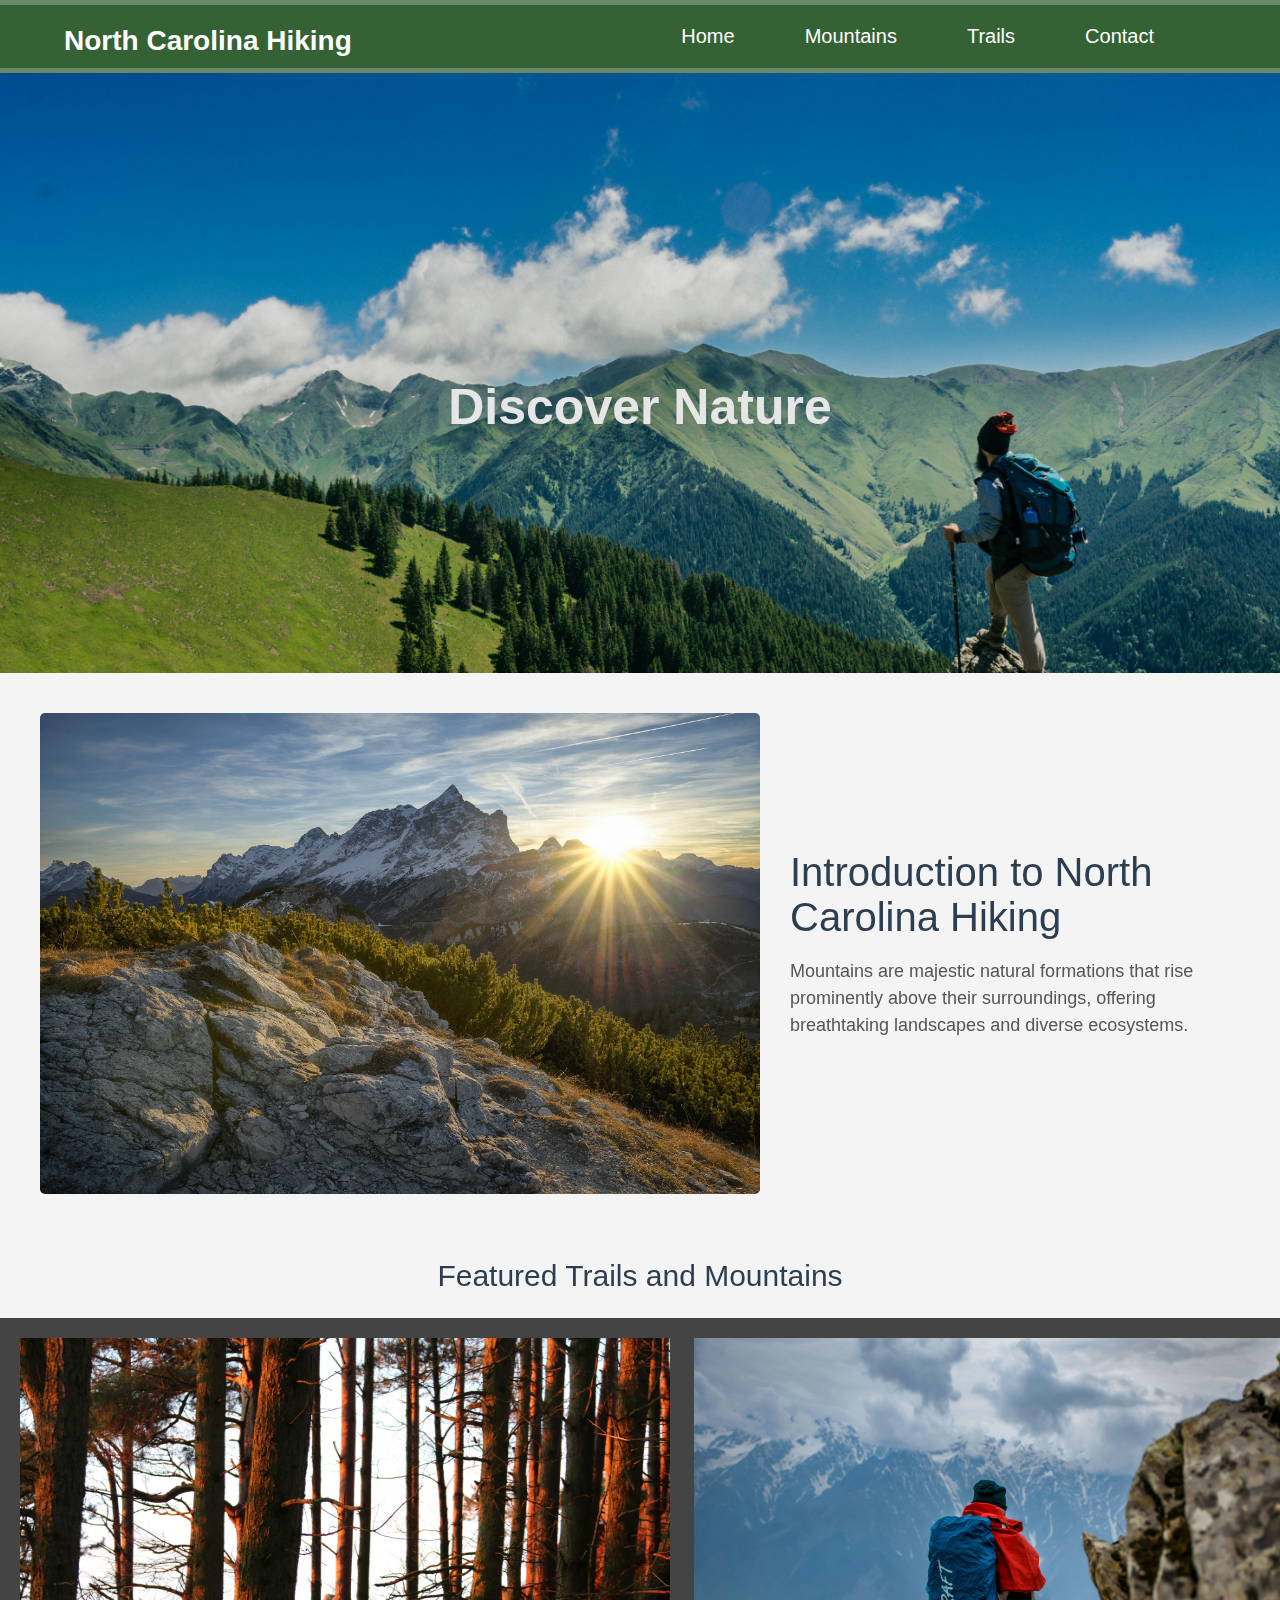
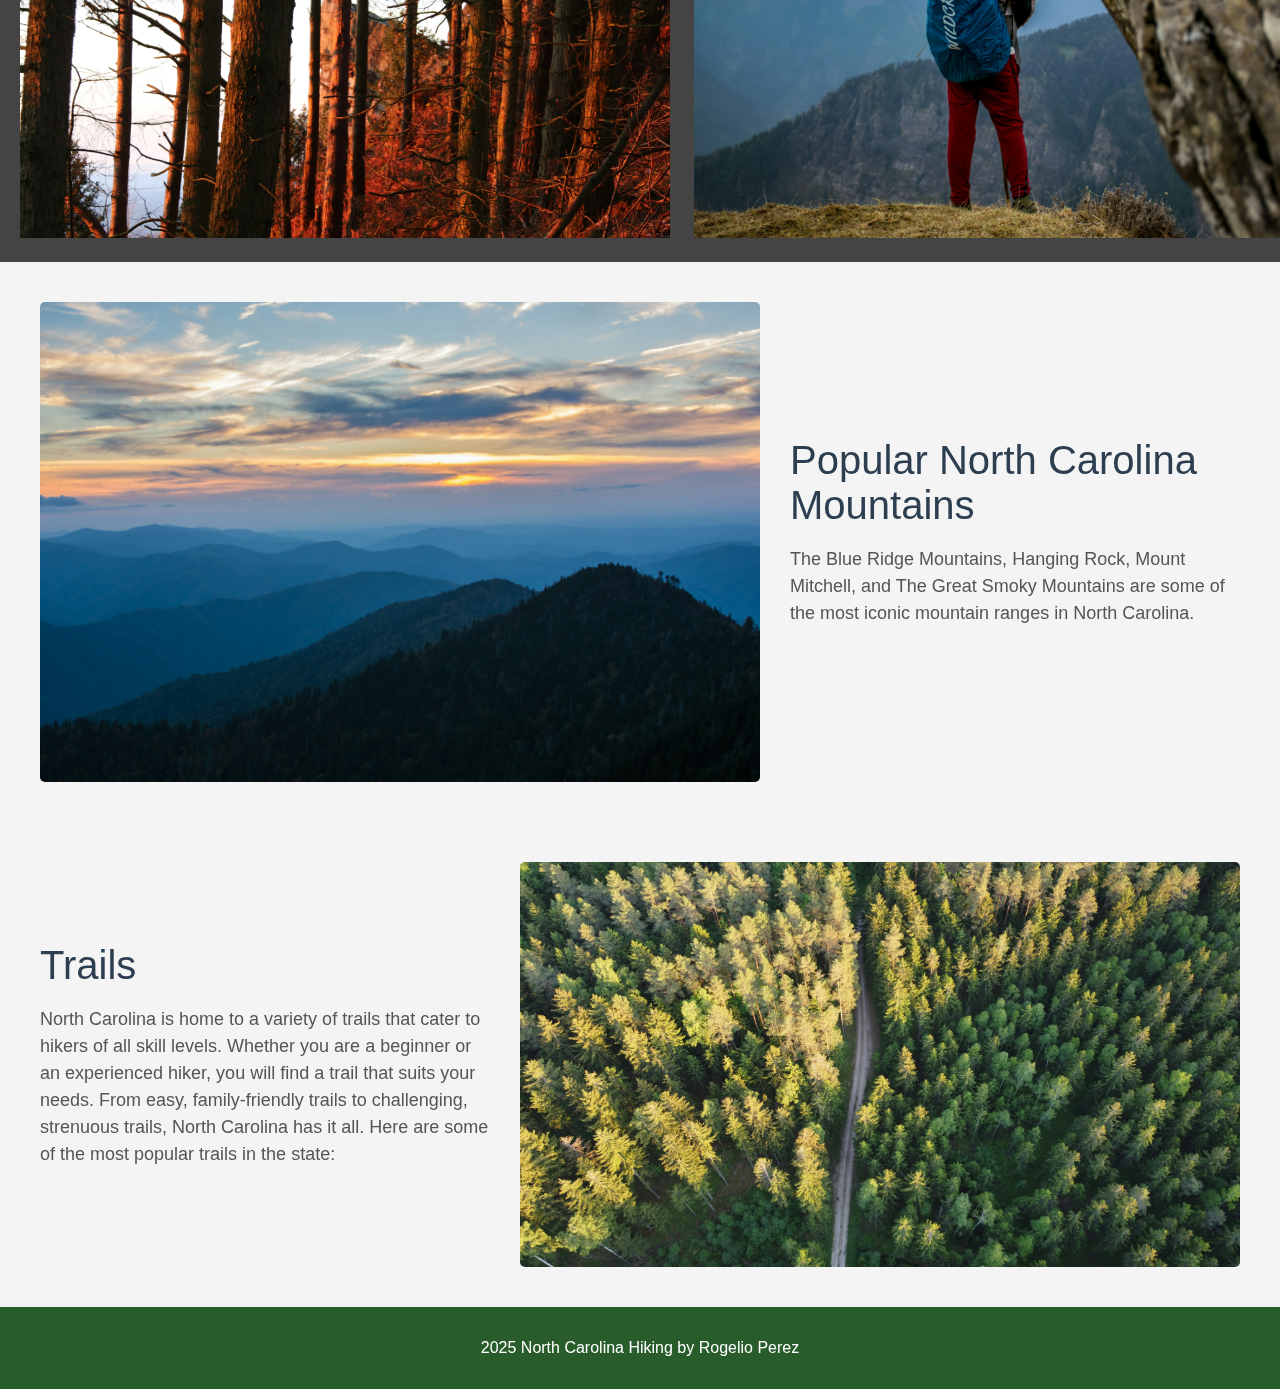
<file: index.html>
<!DOCTYPE html>
<html lang="en">

<head>
    <meta charset="UTF-8">
    <meta name="viewport" content="width=device-width, initial-scale=1.0">
    <title>North Carolina Hiking</title>
    <link rel="stylesheet" href="styles.css">
    <script src="script.js" defer></script>
</head>

<body>
    <header>
        <nav>
            <h1 id="toph1">North Carolina Hiking</h1>
            <ul class="navbar">
                <li><a href="index.html">Home</a></li>
                <li>
                    <a href="mountains.html">Mountains</a>
                    <ul class="sub-navbar">
                        <li><a href="blue-ridge.html">Blue Ridge Mountain</a></li>
                        <li><a href="hanging-rock.html">Hanging Rock</a></li>
                        <li><a href="mount-mitchell.html">Mount Mitchell</a></li>
                        <li><a href="rocky-mountains.html">Rocky Mountains</a></li>
                    </ul>
                </li>
                <li>
                    <a href="trails.html">Trails</a>
                    <ul class="sub-navbar">
                        <li><a href="trails.html">Trails</a></li>
                        <li><a href="easy-trails.html">Easy Trails</a></li>
                        <li><a href="moderate-trails.html">Moderate Trails</a></li>
                        <li><a href="difficult-trails.html">Difficult Trails</a></li>
                    </ul>
                </li>
                <li><a href="contact.html">Contact</a></li>
            </ul>
        </nav>
    </header>
    <div class="fixed-bg">
        <h1> Discover Nature</h1>
    </div>
    <div class="container" id="home">
        <img src="images/treesandsun.jpeg" alt="mountainsTree" id="TreeSun">
        <section class="content-wrapper">
            <h2>Introduction to North Carolina Hiking</h2>
            <p>Mountains are majestic natural formations that rise prominently above their surroundings,
                offering breathtaking landscapes and diverse ecosystems.</p>
        </section>
    </div>
    <section>
        <h2 class="intro">Featured Trails and Mountains</h2>
        <div class="scroll-container">
            <img src="images/trail4.jpg" alt="Cinque Terre" width="650" height="500">
            <img src="images/trail2.jpg" alt="Forest" width="650" height="500">
            <img src="images/green.jpg" alt="Northern" width="650" height="500">
            <img src="images/treesandsun.jpeg" alt="Mountains" width="650" height="500">
        </div>
    </section>
    <div class="container" id="home">
        <img src="images/Smoky.jpg" alt="mountainsTree" id="TreeSun">
        <section class="content-wrapper">
            <h2>Popular North Carolina Mountains</h2>
            <p>The Blue Ridge Mountains, Hanging Rock, Mount Mitchell, and The Great Smoky Mountains are some of the most iconic mountain ranges in North Carolina.</p>
        </section>
    </div>
    <div class="container" id="home">
        <section class="content-wrapper">
            <h2>Trails</h2>
            <p>North Carolina is home to a variety of trails that cater to hikers of all skill levels. Whether you are a
                beginner or an experienced hiker, you will find a trail that suits your needs. From easy,
                family-friendly
                trails to challenging, strenuous trails, North Carolina has it all. Here are some of the most popular
                trails
                in the state:</p>
        </section>
        <img src="images/road.jpg" alt="trail1" id="trail1">
    </div>
    <button onclick="scrollToTop()" id="topBtn" title="Go to top">↑ Top</button>
</body>
<footer class="footer">
    <p>2025 North Carolina Hiking by Rogelio Perez</p>
</footer>

</html>
</file>
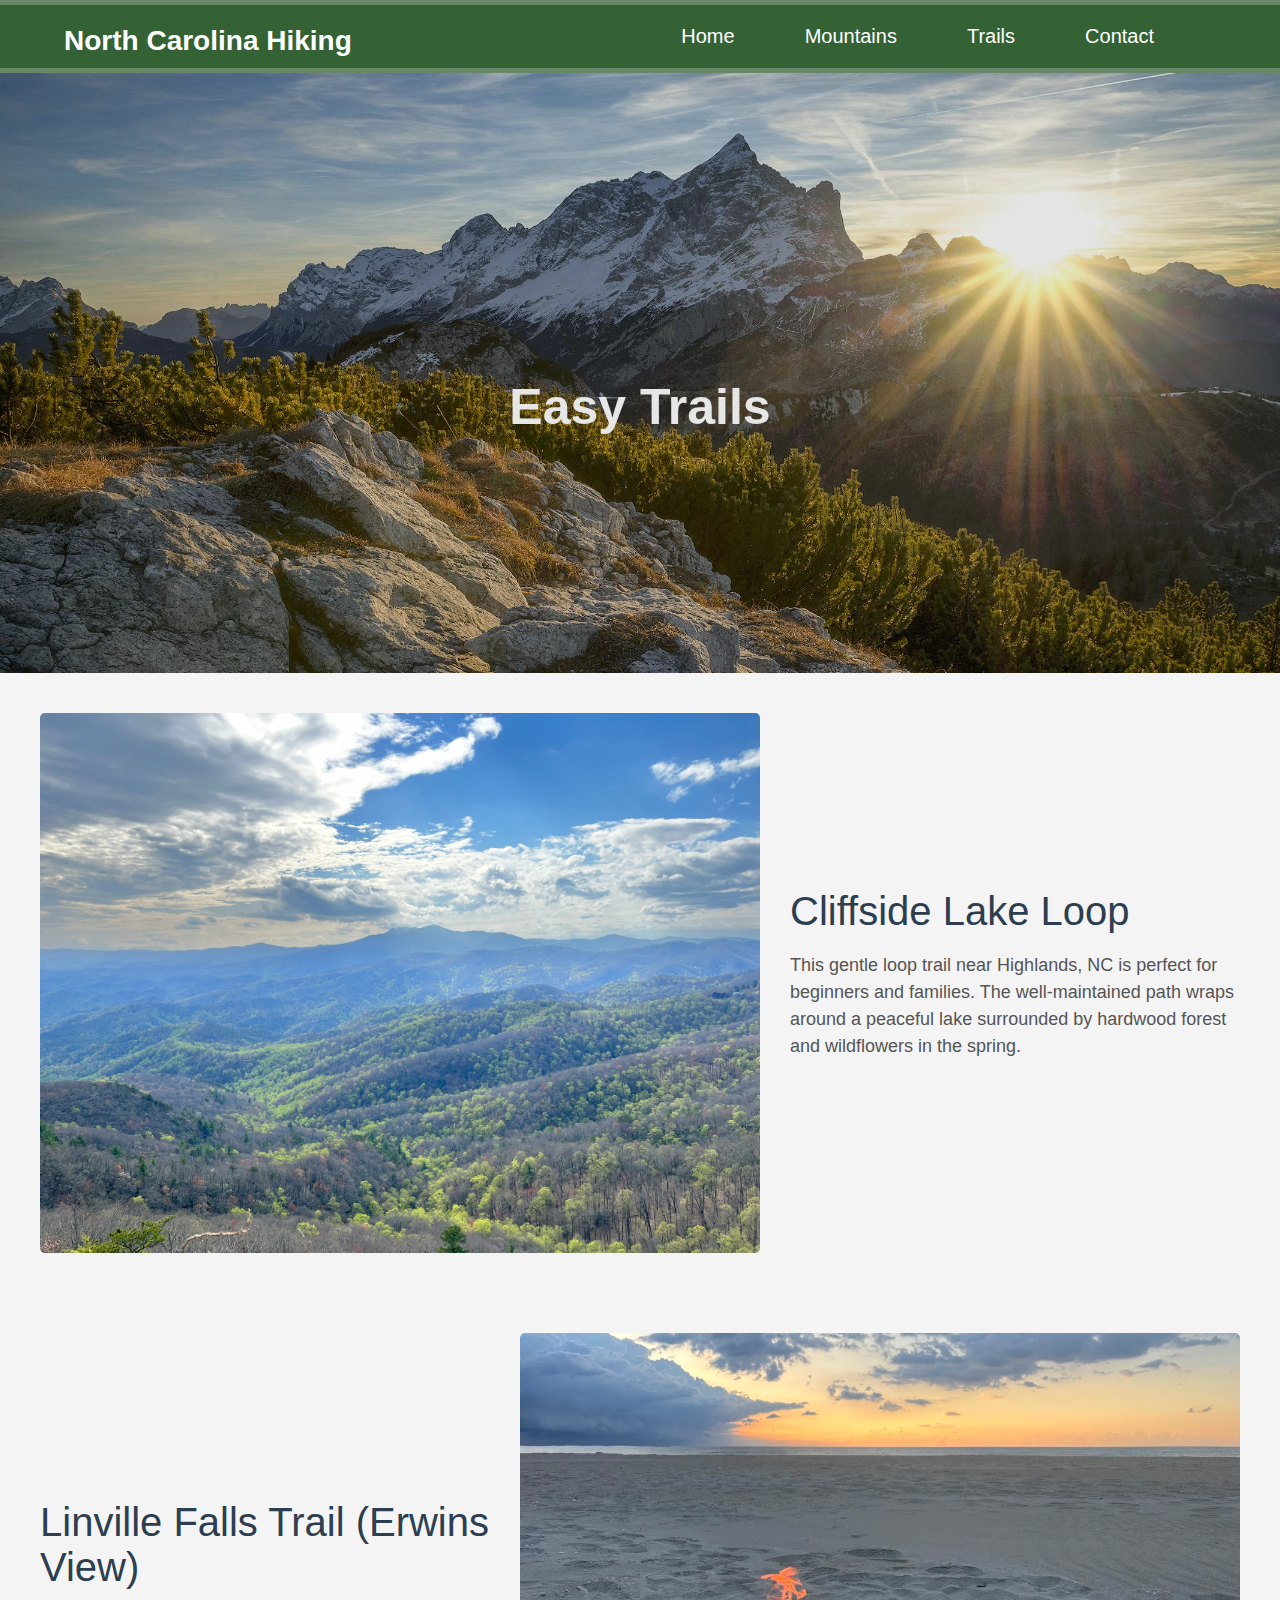
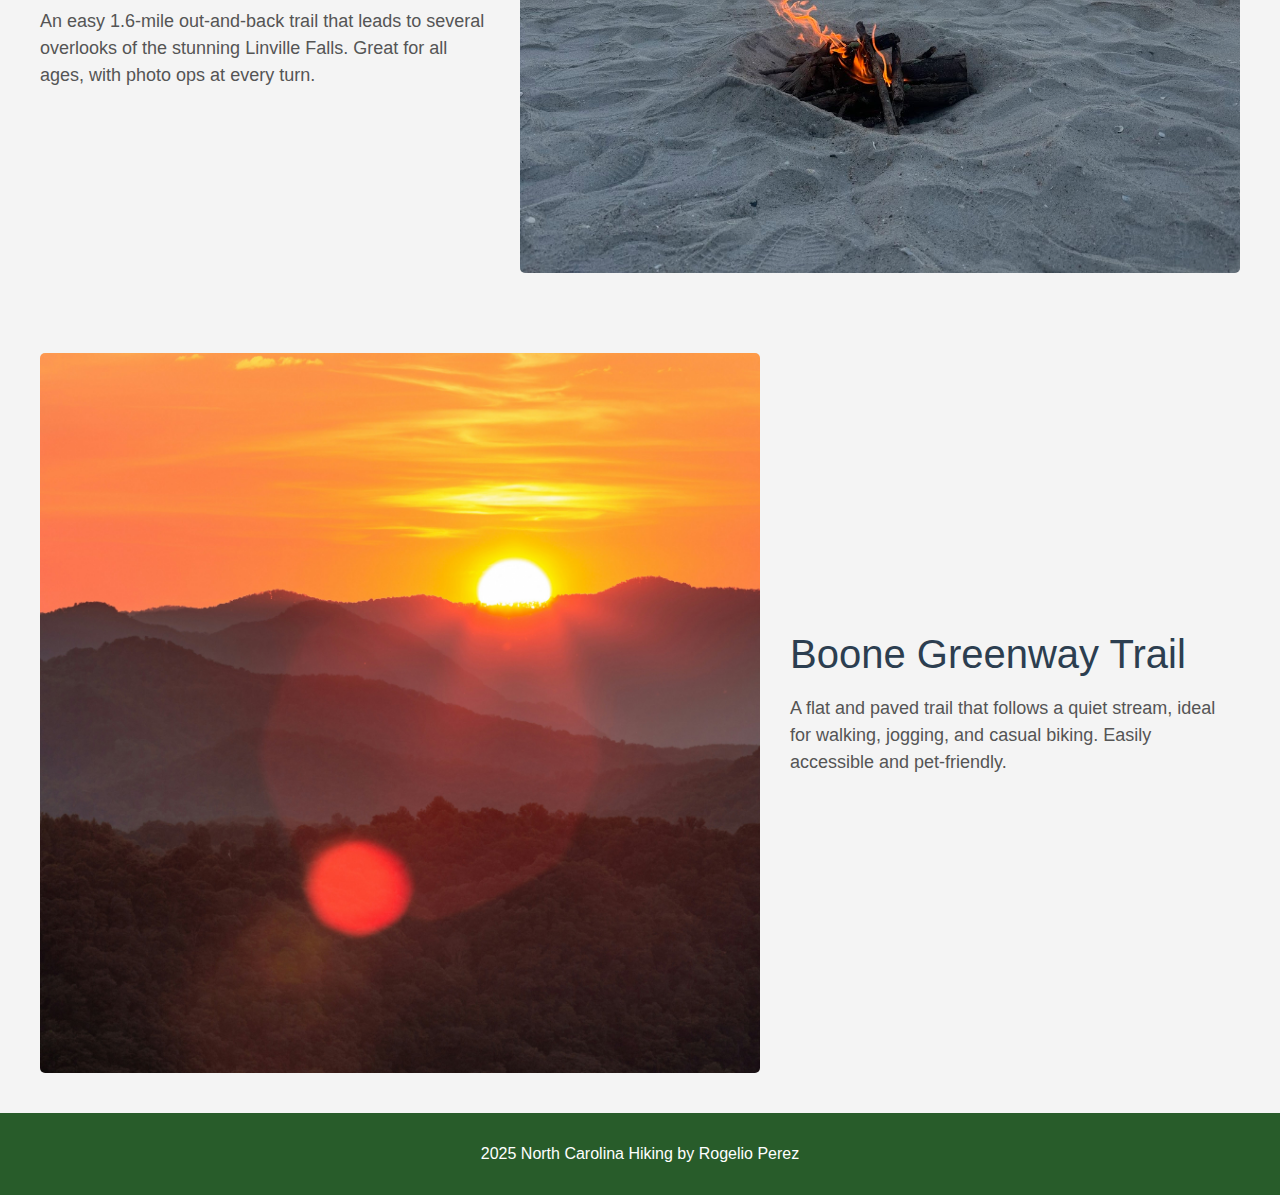
<file: easy-trails.html>
<!DOCTYPE html>
<html lang="en">

<head>
    <meta charset="UTF-8">
    <meta name="viewport" content="width=device-width, initial-scale=1.0">
    <title>Easy Trails</title>
    <link rel="stylesheet" href="styles.css">
    <script src="script.js" defer></script>
</head>

<body>
    <header>
        <nav>
            <h1 id="toph1">North Carolina Hiking</h1>
            <ul class="navbar">
                <li><a href="index.html">Home</a></li>
                <li>
                    <a href="mountains.html">Mountains</a>
                    <ul class="sub-navbar">
                        <li><a href="blue-ridge.html">Blue Ridge Mountain</a></li>
                        <li><a href="hanging-rock.html">Hanging Rock</a></li>
                        <li><a href="mount-mitchell.html">Mount Mitchell</a></li>
                        <li><a href="rocky-mountains.html">Rocky Mountains</a></li>
                    </ul>
                </li>
                <li>
                    <a href="trails.html">Trails</a>
                    <ul class="sub-navbar">
                        <li><a href="easy-trails.html">Easy Trails</a></li>
                        <li><a href="moderate-trails.html">Moderate Trails</a></li>
                        <li><a href="difficult-trails.html">Difficult Trails</a></li>
                    </ul>
                </li>
                <li><a href="contact.html">Contact</a></li>
            </ul>
        </nav>
    </header>

    <div class="trail-bg">
        <h1>Easy Trails</h1>
    </div>

    <main>
        <div class="container" id="home">
            <img src="images/cool-mountains.jpg" alt="Easy Trail" id="trail1">
            <section class="content-wrapper">
                <h2>Cliffside Lake Loop</h2>
                <p>This gentle loop trail near Highlands, NC is perfect for beginners and families. The well-maintained path wraps around a peaceful lake surrounded by hardwood forest and wildflowers in the spring.</p>
            </section>
        </div>

        <div class="container" id="home">
            <section class="content-wrapper">
                <h2>Linville Falls Trail (Erwins View)</h2>
                <p>An easy 1.6-mile out-and-back trail that leads to several overlooks of the stunning Linville Falls. Great for all ages, with photo ops at every turn.</p>
            </section>
            <img src="images/fire.jpg" alt="Linville Falls" id="trail1">
        </div>

        <div class="container" id="home">
            <img src="images/sunset.jpg" alt="Greenway Trail" id="trail1">
            <section class="content-wrapper">
                <h2>Boone Greenway Trail</h2>
                <p>A flat and paved trail that follows a quiet stream, ideal for walking, jogging, and casual biking. Easily accessible and pet-friendly.</p>
            </section>
        </div>
    </main>
    <button onclick="scrollToTop()" id="topBtn" title="Go to top">↑ Top</button>

</body>

    <footer class="footer">
        <p>2025 North Carolina Hiking by Rogelio Perez</p>
    </footer>
</html>
</file>
<file: styles.css>
body {
    font-family: Arial, sans-serif;
    margin: 0;
    padding: 0;
    background-color: #f4f4f4;
    
}
h2 {
    color: #2c3e50;
    font-size: 30px;
    font-weight: 500;
    margin: 1;
    
}

header {
    background-color: #174c19a3;
    color: white;
    padding: 5px 0;
    text-align: center;
}
/* All navigation */
nav {
    display: flex;
    justify-content: center;
    gap: 20px;
    padding: 10px;
    background-color: #174c19a3;
}

nav ul {
    list-style-type: none;
    display: flex;
    gap: 50px;
    justify-content: flex-end;
    width: 80%;
    position: relative;
    margin: 0;
}

nav ul li {
    position: relative;
}

nav ul li a {
    color: white;
    text-decoration: none;
    font-size: 20px;
    padding: 10px;
    display: block;
}

/* Styling for the dropdown */
.sub-navbar {
    display: none;
    position: absolute;
    top: 100%;
    left: 0;
    background-color: #387838;
    list-style-type: none;
    padding: 0;
    min-width: 150px;
    border-radius: 5px;
}

.sub-navbar li {
    width: 100%;
}

.sub-navbar a {
    padding: 10px;
    display: block;
    color: white;
    text-decoration: none;
    font-size: medium;
}

.sub-navbar a:hover {
    background-color: #1f4d1f;
}

/* Show dropdown when hovering over "Mountains" */
nav ul li:hover .sub-navbar {
    display: block;
    z-index: 1;
}

/* Left Tittle */
#toph1{
    position: absolute;
    left: 5%;
    color: #ffffff;
    font-size: 28px;
    margin-top: 10px;
    font-style: bold;
    font-family: Arial, sans-serif;
}

/* Fixed backgrounds */
.fixed-bg {
    background-image: url('images/trail1.jpg');
    min-height: 600px;
    width: 100%;
    background-attachment: fixed;
    background-position:center;
    background-repeat: no-repeat;
    background-size: cover;
    /* opacity: 0.7; */
    filter: brightness(0.9);
}
.fixed-bg h1 {
    position: absolute;
    top: 50%;
    left: 50%;
    transform: translate(-50%, -50%);
    color: white;
    font-size: 50px;
    font-weight:900;
    text-align: center;
}
.mountain-bg{
    background-image: url('images/sunset.jpg');
    min-height: 600px;
    width: 100%;
    background-attachment: fixed;
    background-position:center;
    background-repeat: no-repeat;
    background-size: cover;
    /* opacity: 0.7; */
    filter: brightness(0.9);
}
.mountain-bg h1 {
    position: absolute;
    top: 50%;
    left: 50%;
    transform: translate(-50%, -50%);
    color: white;
    font-size: 50px;
    font-weight:900;
    text-align: center;
}
.trail-bg{
    background-image: url('images/treesandsun.jpeg');
    min-height: 600px;
    width: 100%;
    background-attachment: fixed;
    background-position:center;
    background-repeat: no-repeat;
    background-size: cover;
    /* opacity: 0.7; */
    filter: brightness(0.9);
}
.trail-bg h1 {
    position: absolute;
    top: 50%;
    left: 50%;
    transform: translate(-50%, -50%);
    color: white;
    font-size: 50px;
    font-weight:900;
    text-align: center;
}
/* Contact Background */
.contact-bg{
    background-image: url('images/trail2.jpg');
    min-height: 600px;
    width: 100%;
    background-attachment: fixed;
    background-position:center;
    background-repeat: no-repeat;
    background-size: cover;
    /* opacity: 0.7; */
    filter: brightness(0.9);
}
.contact-bg h1 {
    position: absolute;
    top: 50%;
    left: 50%;
    transform: translate(-50%, -50%);
    color: white;
    font-size: 50px;
    font-weight:900;
    text-align: center;
}


.container {
    padding: 20px;
}
.intro {
    text-align: center;
}
    #home {
        display: flex;
        flex-wrap: nowrap;
        gap: 30px;
        justify-content: space-between;
        align-items: center;
        max-width: 1400px;
        margin: auto;
        padding: 40px;
    }
    #home img {
        max-width: 60%;
        height: auto;
        border-radius: 5px;
        object-fit: cover;
    }
    #home img:hover {
        opacity: 0.9;
        transition: 0.5s ease;
    }

.content-wrapper h2 {
    margin: 0;
    color: #2c3e50;
    font-size: 40px;
    font-weight: 500;
}

.content-wrapper p {
    color: #555;
    font-size: 18px;
    line-height: 1.5;

}
.content-wrapper ul{
    color: #555;
    font-size: 18px;
    line-height: 1.5;
    list-style-type: disc;
    padding-left: 20px;
}

div.scroll-container {
    background-color: #454444;  
    overflow: auto;
    white-space: nowrap;
    padding: 10px;
  }
  
  div.scroll-container img {
    padding: 10px;
  }
  #topBtn {
    display: none;
    position: fixed;
    bottom: 40px;
    right: 30px;
    z-index: 99;
    font-size: 18px;
    border: none;
    outline: none;
    background-color: forestgreen;
    color: white;
    cursor: pointer;
    padding: 15px;
    border-radius: 12px;
    box-shadow: 2px 2px 10px rgba(0,0,0,0.3);
    transition: opacity 0.3s;
}

#topBtn:hover {
    background-color: darkgreen;
}


.footer{
    background-color: #285c2a;
    color: white;
    text-align: center;
    padding: 1em 0;
}
</file>
